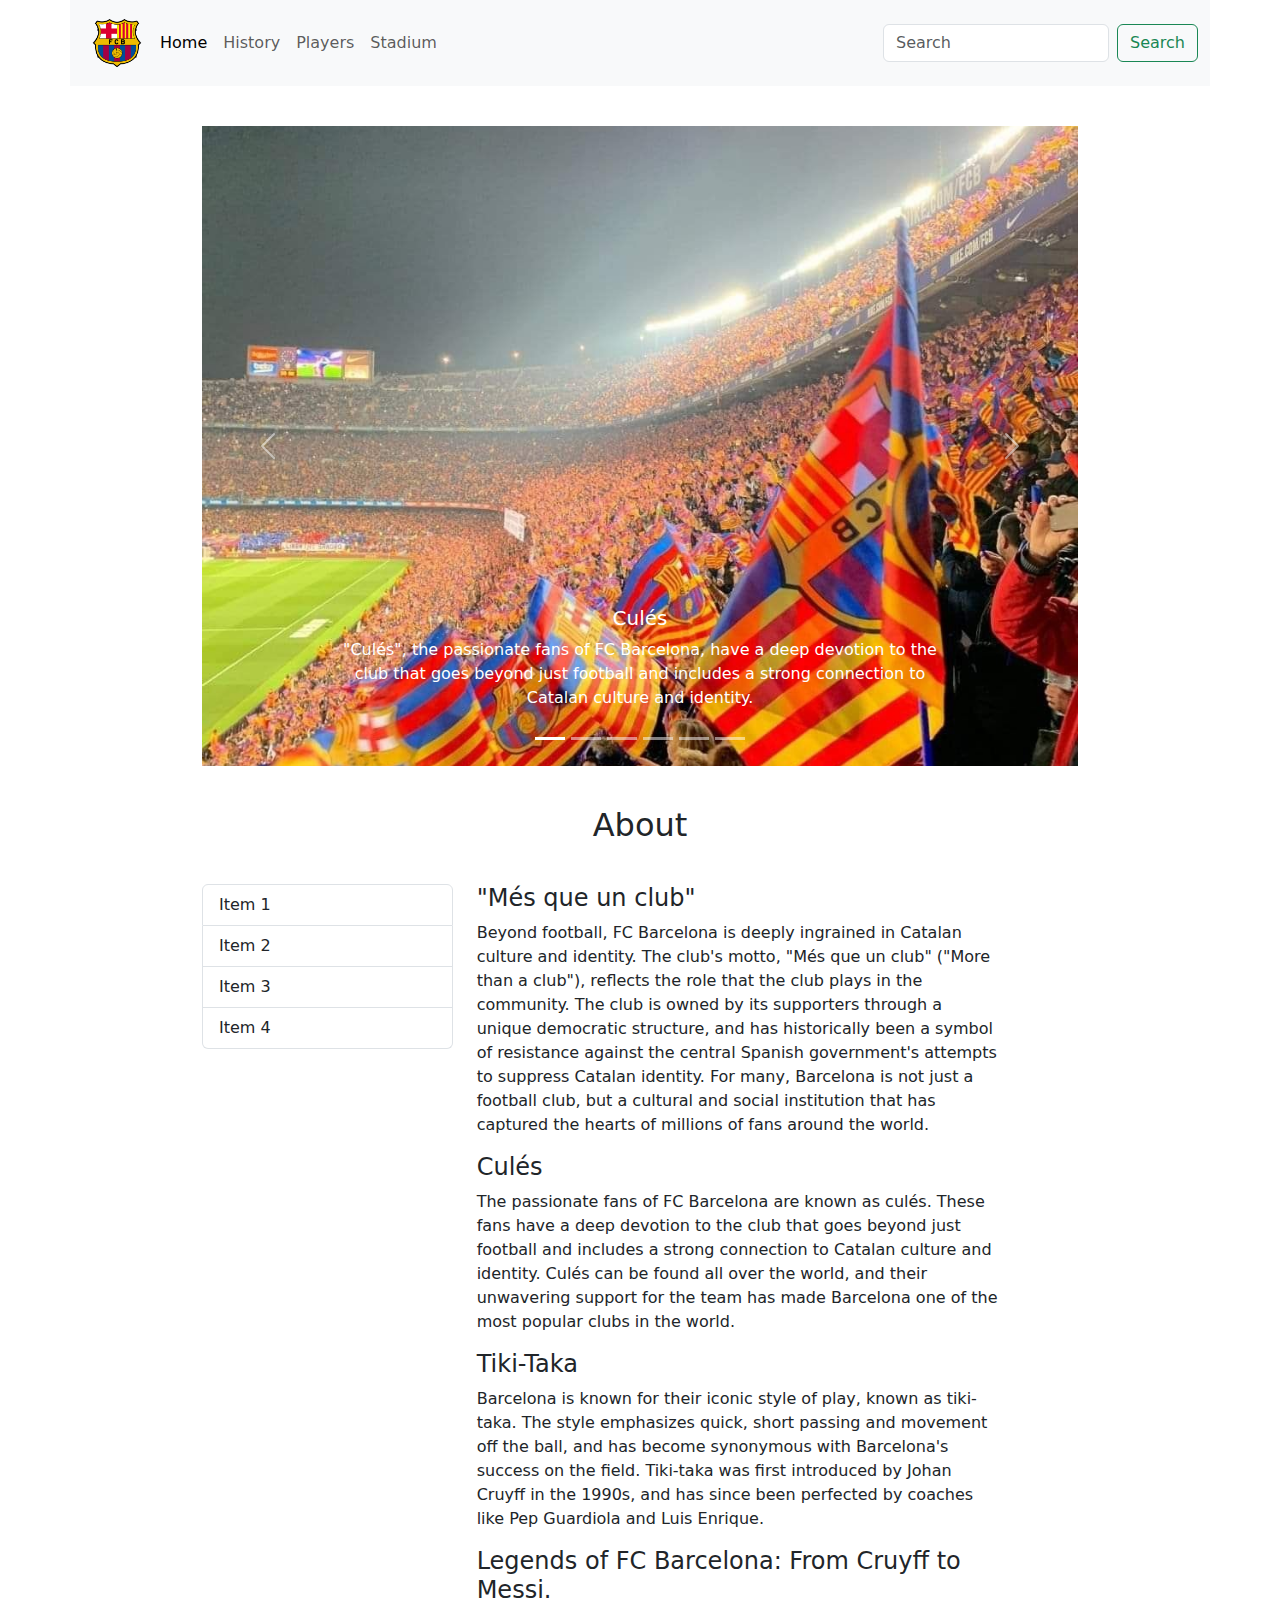
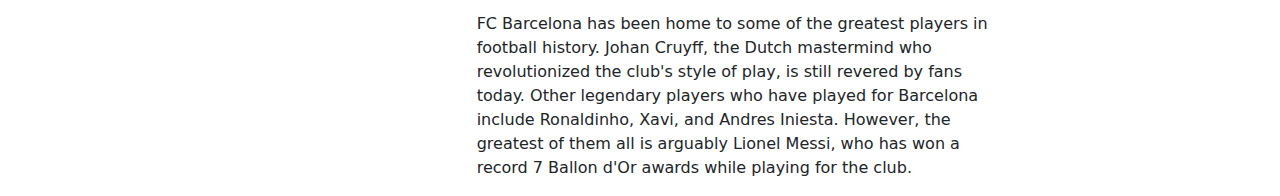
<file: index.html>
<!DOCTYPE html>
<html lang="en">
<head>
    <meta charset="UTF-8"/>
    <meta http-equiv="X-UA-Compatible" content="IE=edge"/>
    <meta name="viewport" content="width=device-width, initial-scale=1.0"/>
    <link rel="stylesheet" href="assets/css/bootstrap.min.css">
    <link rel="stylesheet" href="assets/css/style.css">
    <title>Document</title>
</head>
<body>
    <header>
        <div class="container">
            <nav class="navbar navbar-expand-lg bg-body-tertiary row">
              <div class="container-fluid">
                 <img class="navbar-toggler-icon" style="margin: 10px; width: 50px; height: 50px;" src="assets/img/logo.png" alt="">
                <button class="navbar-toggler" type="button" data-bs-toggle="collapse" data-bs-target="#navbarSupportedContent" aria-controls="navbarSupportedContent" aria-expanded="false" aria-label="Toggle navigation">
                  <span class="navbar-toggler-icon"></span>
                </button>
                <div class="collapse navbar-collapse" id="navbarSupportedContent">
                  <ul class="navbar-nav me-auto mb-2 mb-lg-0 col-8">
                    <li class="nav-item">
                      <a class="nav-link active" aria-current="page" href="index.html">Home</a>
                    </li>
                    <li class="nav-item">
                      <a class="nav-link" href="#">History</a>
                    </li>
                    <li class="nav-item">
                      <a class="nav-link" href="players.html">Players</a>
                    </li>
                    <li class="nav-item">
                      <a class="nav-link" href="#">Stadium</a>
                    </li>
                  </ul>
                  <form class="d-flex" role="search">
                    <input class="form-control me-2" type="search" placeholder="Search" aria-label="Search">
                    <button class="btn btn-outline-success" type="submit">Search</button>
                  </form>
                </div>
              </div>
            </nav>
          </div>
    </header>
    <section>
      <div class="container">
        <div id="carouselExampleCaptions" class="carousel slide ">
          <div class="carousel-indicators">
            <button type="button" data-bs-target="#carouselExampleCaptions" data-bs-slide-to="0" class="active" aria-current="true" aria-label="Slide 1"></button>
            <button type="button" data-bs-target="#carouselExampleCaptions" data-bs-slide-to="1" aria-label="Slide 2"></button>
            <button type="button" data-bs-target="#carouselExampleCaptions" data-bs-slide-to="2" aria-label="Slide 3"></button>
            <button type="button" data-bs-target="#carouselExampleCaptions" data-bs-slide-to="3" aria-label="Slide 4"></button>
            <button type="button" data-bs-target="#carouselExampleCaptions" data-bs-slide-to="4" aria-label="Slide 5"></button>
            <button type="button" data-bs-target="#carouselExampleCaptions" data-bs-slide-to="5" aria-label="Slide 6"></button>
          </div>
          <div class="carousel-inner">
            <div class="carousel-item active">
              <img src="assets/img/download.jpeg" class="d-block w-100" alt="...">
              <div class="carousel-caption d-none d-md-block">
                <h5>Culés</h5>
                <p>"Culés", the passionate fans of FC Barcelona, have a deep devotion to the club that goes beyond just football and includes a strong connection to Catalan culture and identity.</p>
              </div>
            </div>
            <div class="carousel-item">
              <img src="assets/img/fcbarcelona-players-press.jpg" class="d-block w-100" alt="...">
              <div class="carousel-caption d-none d-md-block">
                <h5>A New Era</h5>
                <p></p>
              </div>
            </div>
            <div class="carousel-item">
              <img src="assets/img/45638820.jpg" class="d-block w-100" alt="...">
              <div class="carousel-caption d-none d-md-block">
                <h5>Records</h5>
              </div>
            </div>
            <div class="carousel-item">
              <img src="assets/img/Barcelona fans celebrate after Champions League win.jpeg" class="d-block w-100" alt="...">
              <div class="carousel-caption d-none d-md-block">
                <h5>Passion</h5>
              </div>
            </div>
            <div class="carousel-item">
              <img src="assets/img/HD wallpaper_ Lionel Messi and Neymar Da Silva Santos digital wallpaper, club.jpeg" class="d-block w-100" alt="...">
              <div class="carousel-caption d-none d-md-block">
                <h5>Legends</h5>
              </div>
            </div>
            <div class="carousel-item">
              <img src="assets/img/82iQcmWxvstzFxEbYrTQT9.jpg" class="d-block w-100" alt="...">
              <div class="carousel-caption d-none d-md-block">
                <h5>Més Que Un Club</h5>
              </div>
            </div>
          </div>
          <button class="carousel-control-prev" type="button" data-bs-target="#carouselExampleCaptions" data-bs-slide="prev">
            <span class="carousel-control-prev-icon" aria-hidden="true"></span>
            <span class="visually-hidden">Previous</span>
          </button>
          <button class="carousel-control-next" type="button" data-bs-target="#carouselExampleCaptions" data-bs-slide="next">
            <span class="carousel-control-next-icon" aria-hidden="true"></span>
            <span class="visually-hidden">Next</span>
          </button>
        </div>
        <h2 class="text-center">About</h2>
        <div id="about">
          <div class="row">
            <div class="col-4">
              <div id="list-example" class="list-group">
                <a class="list-group-item list-group-item-action" href="#list-item-1">Item 1</a>
                <a class="list-group-item list-group-item-action" href="#list-item-2">Item 2</a>
                <a class="list-group-item list-group-item-action" href="#list-item-3">Item 3</a>
                <a class="list-group-item list-group-item-action" href="#list-item-4">Item 4</a>
              </div>
            </div>
            <div class="col-8">
              <div data-bs-spy="scroll" data-bs-target="#list-example" data-bs-smooth-scroll="true" class="scrollspy-example" tabindex="0">
                <h4 id="list-item-1">"Més que un club"</h4>
                <p>Beyond football, FC Barcelona is deeply ingrained in Catalan culture and identity. The club's motto, "Més que un club" ("More than a club"), reflects the role that the club plays in the community. The club is owned by its supporters through a unique democratic structure, and has historically been a symbol of resistance against the central Spanish government's attempts to suppress Catalan identity. For many, Barcelona is not just a football club, but a cultural and social institution that has captured the hearts of millions of fans around the world.</p>
                <h4 id="list-item-2">Culés</h4>
                <p>The passionate fans of FC Barcelona are known as culés. These fans have a deep devotion to the club that goes beyond just football and includes a strong connection to Catalan culture and identity. Culés can be found all over the world, and their unwavering support for the team has made Barcelona one of the most popular clubs in the world.</p>
                <h4 id="list-item-3">Tiki-Taka</h4>
                <p>Barcelona is known for their iconic style of play, known as tiki-taka. The style emphasizes quick, short passing and movement off the ball, and has become synonymous with Barcelona's success on the field. Tiki-taka was first introduced by Johan Cruyff in the 1990s, and has since been perfected by coaches like Pep Guardiola and Luis Enrique.</p>
                <h4 id="list-item-4">Legends of FC Barcelona: From Cruyff to Messi.</h4>
                <p>FC Barcelona has been home to some of the greatest players in football history. Johan Cruyff, the Dutch mastermind who revolutionized the club's style of play, is still revered by fans today. Other legendary players who have played for Barcelona include Ronaldinho, Xavi, and Andres Iniesta. However, the greatest of them all is arguably Lionel Messi, who has won a record 7 Ballon d'Or awards while playing for the club.</p>
              </div>
            </div>
          </div>
        </div>
      </div>
    </section>
    <script src="assets/js/bootstrap.min.js"></script>   
</body>
</html>
</file>
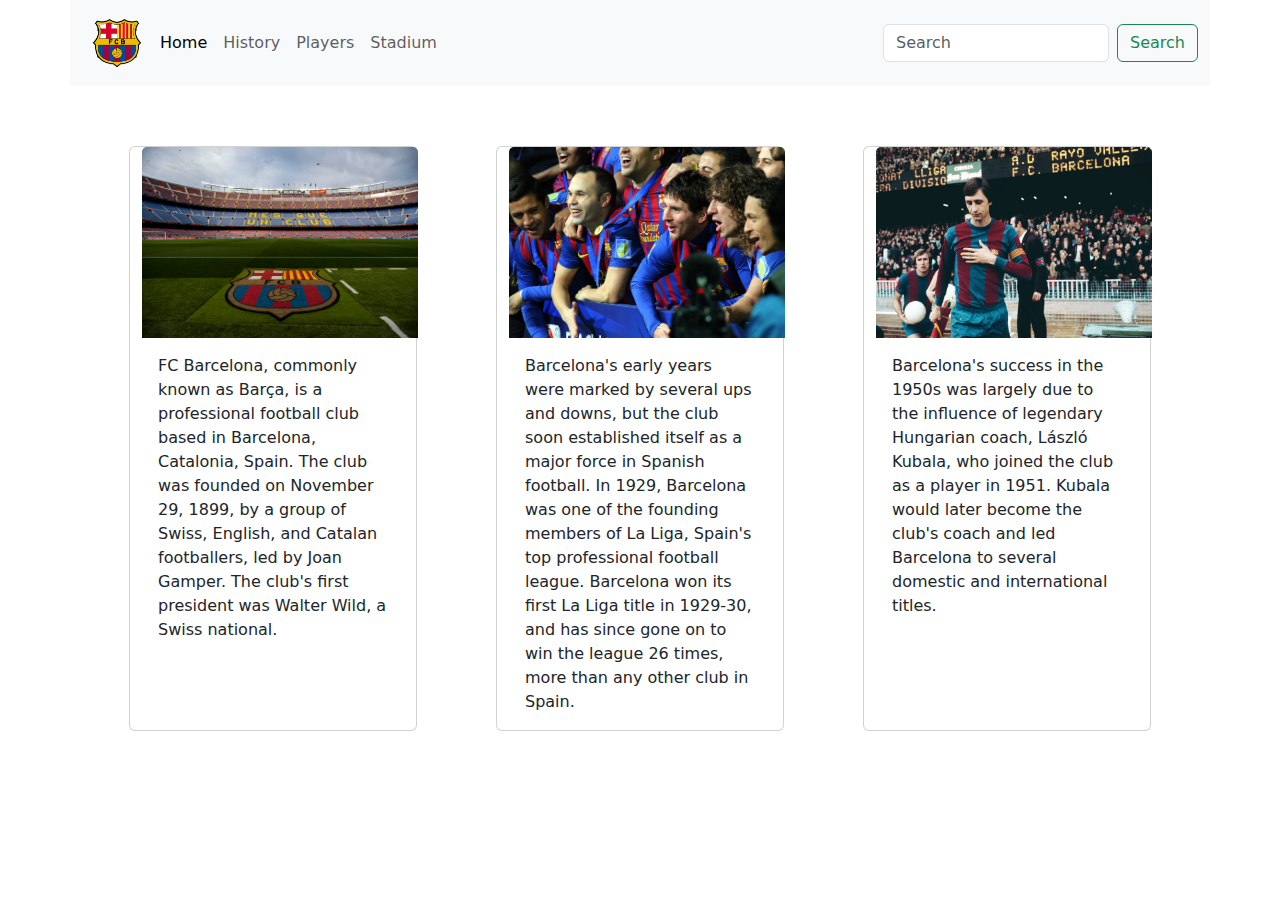
<file: history.html>
<!DOCTYPE html>
<html lang="en">
<head>
    <meta charset="UTF-8"/>
    <meta http-equiv="X-UA-Compatible" content="IE=edge"/>
    <meta name="viewport" content="width=device-width, initial-scale=1.0"/>
    <link rel="stylesheet" href="assets/css/bootstrap.min.css">
    <link rel="stylesheet" href="assets/css/history.css">
    <title>Document</title>
</head>
<body>
    <header>
        <div class="container">
          <nav class="navbar navbar-expand-lg bg-body-tertiary row">
            <div class="container-fluid">
               <img class="navbar-toggler-icon" style="margin: 10px; width: 50px; height: 50px;" src="assets/img/logo.png" alt="">
              <button class="navbar-toggler" type="button" data-bs-toggle="collapse" data-bs-target="#navbarSupportedContent" aria-controls="navbarSupportedContent" aria-expanded="false" aria-label="Toggle navigation">
                <span class="navbar-toggler-icon"></span>
              </button>
              <div class="collapse navbar-collapse" id="navbarSupportedContent">
                <ul class="navbar-nav me-auto mb-2 mb-lg-0 col-8">
                  <li class="nav-item">
                    <a class="nav-link active" aria-current="page" href="index.html">Home</a>
                  </li>
                  <li class="nav-item">
                    <a class="nav-link" href="#">History</a>
                  </li>
                  <li class="nav-item">
                    <a class="nav-link" href="players.html">Players</a>
                  </li>
                  <li class="nav-item">
                    <a class="nav-link" href="#">Stadium</a>
                  </li>
                </ul>
                <form class="d-flex" role="search">
                  <input class="form-control me-2" type="search" placeholder="Search" aria-label="Search">
                  <button class="btn btn-outline-success" type="submit">Search</button>
                </form>
              </div>
            </div>
          </nav>
        </div>
    </header>
    <section>
        <div class="container">
            <div class="card-box row">
                <div class="card col-4" style="width: 18rem;">
                    <img src="assets/img/1240000173.0.jpg" class="card-img-top" alt="...">
                    <div class="card-body">
                      <p class="card-text">FC Barcelona, commonly known as Barça, is a professional football club based in Barcelona, Catalonia, Spain. The club was founded on November 29, 1899, by a group of Swiss, English, and Catalan footballers, led by Joan Gamper. The club's first president was Walter Wild, a Swiss national.</p>
                    </div>
                  </div>
                  <div class="card col-4" style="width: 18rem;">
                    <img src="assets/img/1200px-fc_barcelona_team_2_2011.webp" class="card-img-top" alt="...">
                    <div class="card-body">
                      <p class="card-text">Barcelona's early years were marked by several ups and downs, but the club soon established itself as a major force in Spanish football. In 1929, Barcelona was one of the founding members of La Liga, Spain's top professional football league. Barcelona won its first La Liga title in 1929-30, and has since gone on to win the league 26 times, more than any other club in Spain.</p>
                    </div>
                  </div>
                  <div class="card col-4" style="width: 18rem;">
                    <img src="assets/img/OFS_Cruyff_Barcelona_1977-1.webp" class="card-img-top" alt="...">
                    <div class="card-body">
                      <p class="card-text">Barcelona's success in the 1950s was largely due to the influence of legendary Hungarian coach, László Kubala, who joined the club as a player in 1951. Kubala would later become the club's coach and led Barcelona to several domestic and international titles.</p>
                    </div>
                  </div>
            </div>
        </div>
    </section>
    <script src="assets/js/bootstrap.min.js"></script> 
</body>
</html>
</file>
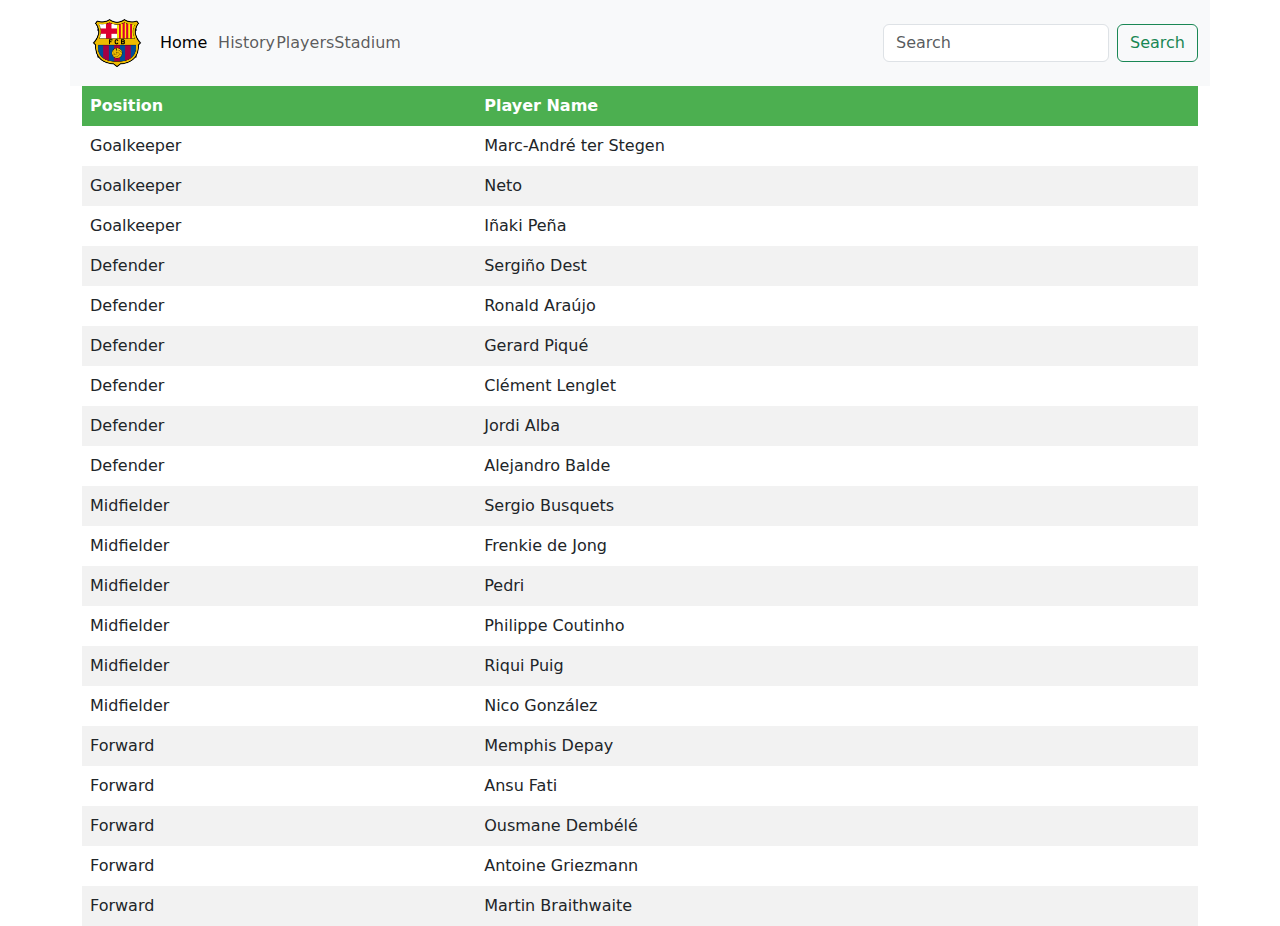
<file: players.html>
<!DOCTYPE html>
<html lang="en">
<head>
    <meta charset="UTF-8">
    <meta http-equiv="X-UA-Compatible" content="IE=edge">
    <meta name="viewport" content="width=device-width, initial-scale=1.0">
    <link rel="stylesheet" href="assets/css/bootstrap.min.css">
    <link rel="stylesheet" href="assets/css/players.css">
    <title>Document</title>
</head>
<body>
    <header>
        <div class="container">
          <nav class="navbar navbar-expand-lg bg-body-tertiary row">
            <div class="container-fluid">
               <img class="navbar-toggler-icon" style="margin: 10px; width: 50px; height: 50px;" src="assets/img/logo.png" alt="">
              <button class="navbar-toggler" type="button" data-bs-toggle="collapse" data-bs-target="#navbarSupportedContent" aria-controls="navbarSupportedContent" aria-expanded="false" aria-label="Toggle navigation">
                <span class="navbar-toggler-icon"></span>
              </button>
              <div class="collapse navbar-collapse" id="navbarSupportedContent">
                <ul class="navbar-nav me-auto mb-2 mb-lg-0 col-8">
                  <li class="nav-item col-1">
                    <a class="nav-link active" aria-current="page" href="index.html">Home</a>
                  </li>
                  <li class="nav-item col-1">
                    <a class="nav-link" href="history.html">History</a>
                  </li>
                  <li class="nav-item col-1">
                    <a class="nav-link" href="#">Players</a>
                  </li>
                  <li class="nav-item col-1">
                    <a class="nav-link" href="#">Stadium</a>
                  </li>
                </ul>
                <form class="d-flex" role="search">
                  <input class="form-control me-2" type="search" placeholder="Search" aria-label="Search">
                  <button class="btn btn-outline-success" type="submit">Search</button>
                </form>
              </div>
            </div>
          </nav>
        </div>
    </header>
    <section>
        <div class="container">
            <table>
                <thead>
                  <tr>
                    <th>Position</th>
                    <th>Player Name</th>
                  </tr>
                </thead>
                <tbody>
                  <tr>
                    <td>Goalkeeper</td>
                    <td>Marc-André ter Stegen</td>
                  </tr>
                  <tr>
                    <td>Goalkeeper</td>
                    <td>Neto</td>
                  </tr>
                  <tr>
                    <td>Goalkeeper</td>
                    <td>Iñaki Peña</td>
                  </tr>
                  <tr>
                    <td>Defender</td>
                    <td>Sergiño Dest</td>
                  </tr>
                  <tr>
                    <td>Defender</td>
                    <td>Ronald Araújo</td>
                  </tr>
                  <tr>
                    <td>Defender</td>
                    <td>Gerard Piqué</td>
                  </tr>
                  <tr>
                    <td>Defender</td>
                    <td>Clément Lenglet</td>
                  </tr>
                  <tr>
                    <td>Defender</td>
                    <td>Jordi Alba</td>
                  </tr>
                  <tr>
                    <td>Defender</td>
                    <td>Alejandro Balde</td>
                  </tr>
                  <tr>
                    <td>Midfielder</td>
                    <td>Sergio Busquets</td>
                  </tr>
                  <tr>
                    <td>Midfielder</td>
                    <td>Frenkie de Jong</td>
                  </tr>
                  <tr>
                    <td>Midfielder</td>
                    <td>Pedri</td>
                  </tr>
                  <tr>
                    <td>Midfielder</td>
                    <td>Philippe Coutinho</td>
                  </tr>
                  <tr>
                    <td>Midfielder</td>
                    <td>Riqui Puig</td>
                  </tr>
                  <tr>
                    <td>Midfielder</td>
                    <td>Nico González</td>
                  </tr>
                  <tr>
                    <td>Forward</td>
                    <td>Memphis Depay</td>
                  </tr>
                  <tr>
                    <td>Forward</td>
                    <td>Ansu Fati</td>
                  </tr>
                  <tr>
                    <td>Forward</td>
                    <td>Ousmane Dembélé</td>
                  </tr>
                  <tr>
                    <td>Forward</td>
                    <td>Antoine Griezmann</td>
                  </tr>
                  <tr>
                    <td>Forward</td>
                    <td>Martin Braithwaite</td>
                  </tr>
                </tbody>
              </table>
        </div>
    </section>
    <script src="assets/js/bootstrap.min.js"></script>  
</body>
</html>
</file>
<file: assets/css/style.css>
section .carousel-inner img{
    height: 640px;
    object-fit: cover;
}

section #carouselExampleCaptions{
    margin: 40px 120px;
}


section #about{
    margin: 40px 120px;
    width: 800px;
    height: 500px;
}
</file>
<file: assets/css/history.css>
section{
    margin-top: 40px;
}

.card-box{
    display: flex;
    justify-content: space-evenly;
}

.card-box img{
    width: 275.5px;
    height: 191px;
    /* object-fit: cover; */
}

.card{
    margin: 20px;
}
</file>
<file: assets/css/players.css>
table {
    border-collapse: collapse;
    width: 100%;
  }
  
  th, td {
    text-align: left;
    padding: 8px;
  }
  
  tr:nth-child(even) {
    background-color: #f2f2f2;
  }
  
  th {
    background-color: #4CAF50;
    color: white;
  }
  
  tr:hover {
    background-color: #ddd;
  }


  .player div:nth-child(){
    background-color: #f2f2f2 !important;
  }
</file>
